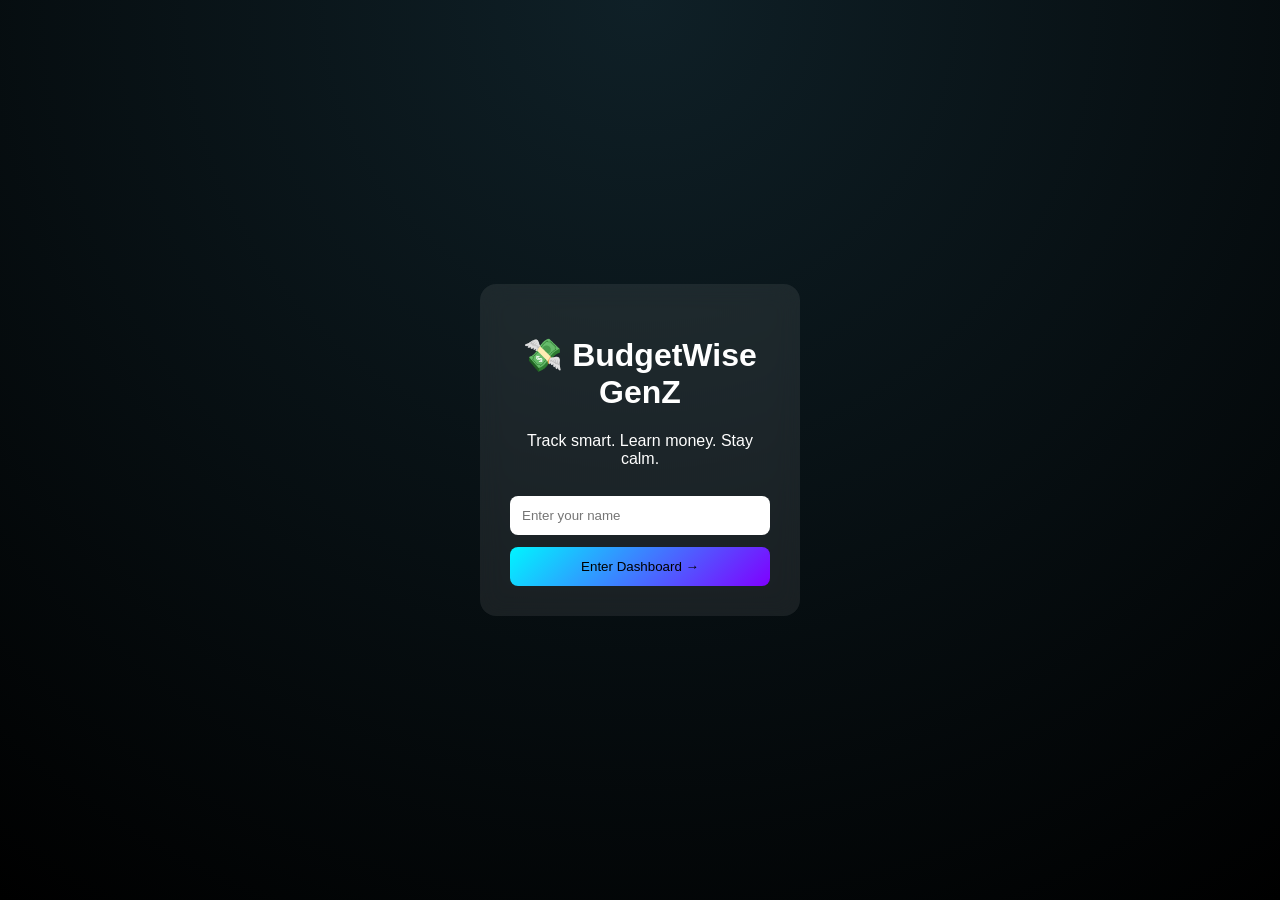
<file: index.html>
<!DOCTYPE html>
<html lang="en">
<head>
  <meta charset="UTF-8">
  <title>BudgetWise GenZ</title>
  <link rel="stylesheet" href="style.css">
</head>
<body class="center">

  <div class="glass-card">
    <h1>💸 BudgetWise GenZ</h1>
    <p>Track smart. Learn money. Stay calm.</p>

    <input type="text" id="username" placeholder="Enter your name" />
    <button onclick="login()">Enter Dashboard →</button>
  </div>

<script>
  function login() {
    const name = document.getElementById("username").value;
    if (!name) return alert("Please enter your name");
    localStorage.setItem("user", name);
    window.location.href = "dashboard.html";
  }
</script>

</body>
</html>
</file>
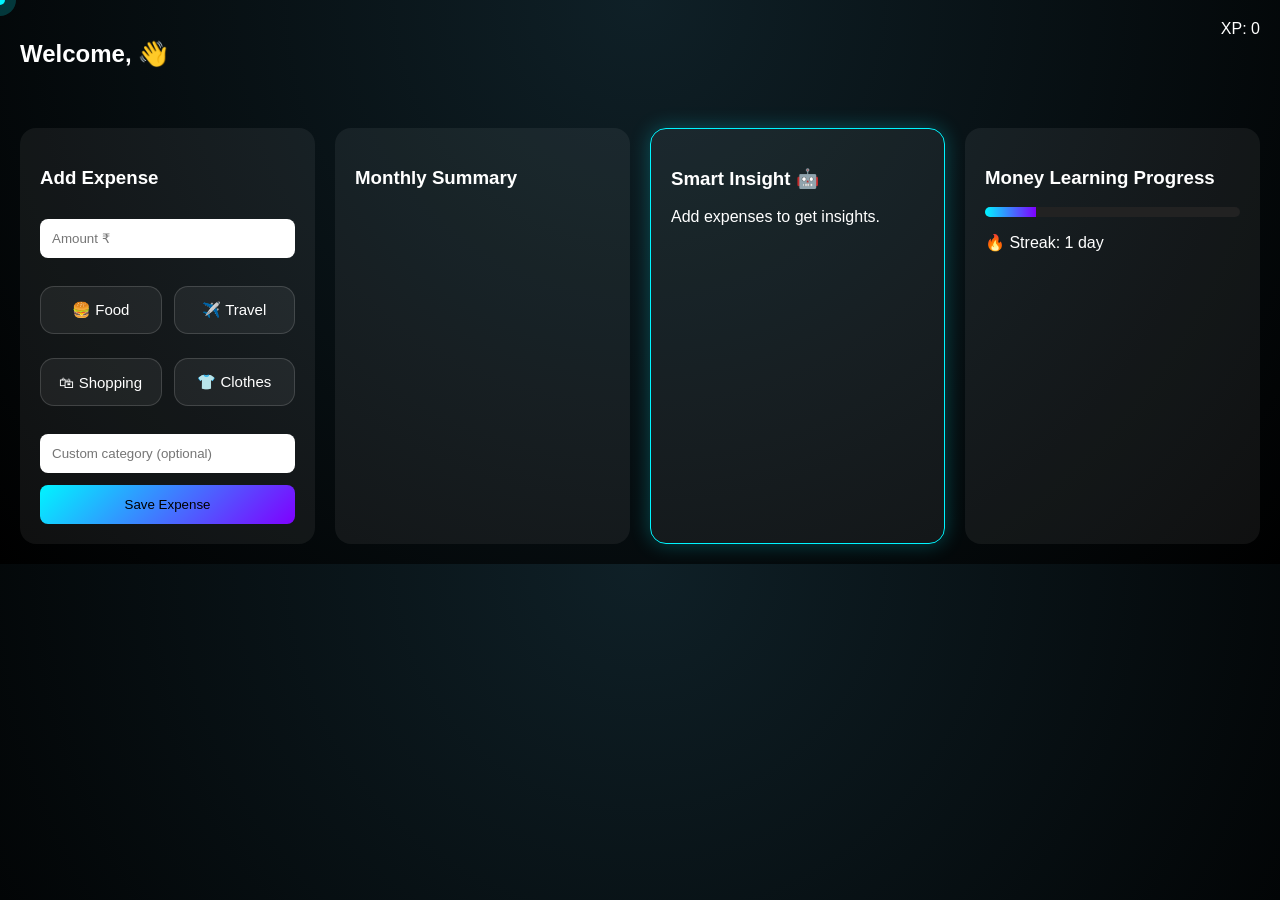
<file: dashboard.html>
<!DOCTYPE html>
<html lang="en">
<head>
  <meta charset="UTF-8">
  <title>Dashboard | BudgetWise GenZ</title>
  <link rel="stylesheet" href="style.css">
</head>
<body>

<header>
  <h2>Welcome, <span id="user"></span> 👋</h2>
  <div class="xp">XP: <span id="xp">0</span></div>
</header>

<section class="dashboard">

  <!-- Expense Card -->
  <div class="card">
    <h3>Add Expense</h3>

    <input type="number" id="amount" placeholder="Amount ₹" />

  <div class="category-buttons"> 
    <button class="cat-btn" data-category="Food">🍔 Food</button>
    <button class="cat-btn" data-category="Travel">✈️ Travel</button>
    <button class="cat-btn" data-category="Shopping">🛍 Shopping</button>
    <button class="cat-btn" data-category="Clothes">👕 Clothes</button>
  </div>


    <input type="text" id="customCategory" placeholder="Custom category (optional)" />

    <button onclick="addExpense()">Save Expense</button>
  </div>

  <!-- Summary -->
  <div class="card">
    <h3>Monthly Summary</h3>
    <ul id="summary"></ul>
  </div>

  <!-- AI Insight -->
  <div class="card glow">
    <h3>Smart Insight 🤖</h3>
    <p id="insight">Add expenses to get insights.</p>
  </div>

  <!-- Learning Progress -->
  <div class="card">
    <h3>Money Learning Progress</h3>
    <div class="progress-bar">
      <div id="progress"></div>
    </div>
    <p>🔥 Streak: <span id="streak">1</span> day</p>
  </div>

</section>

<script src="app.js"></script>
<div class="cursor"></div>
<div class="cursor-trail"></div>
</body>
</html>
</file>
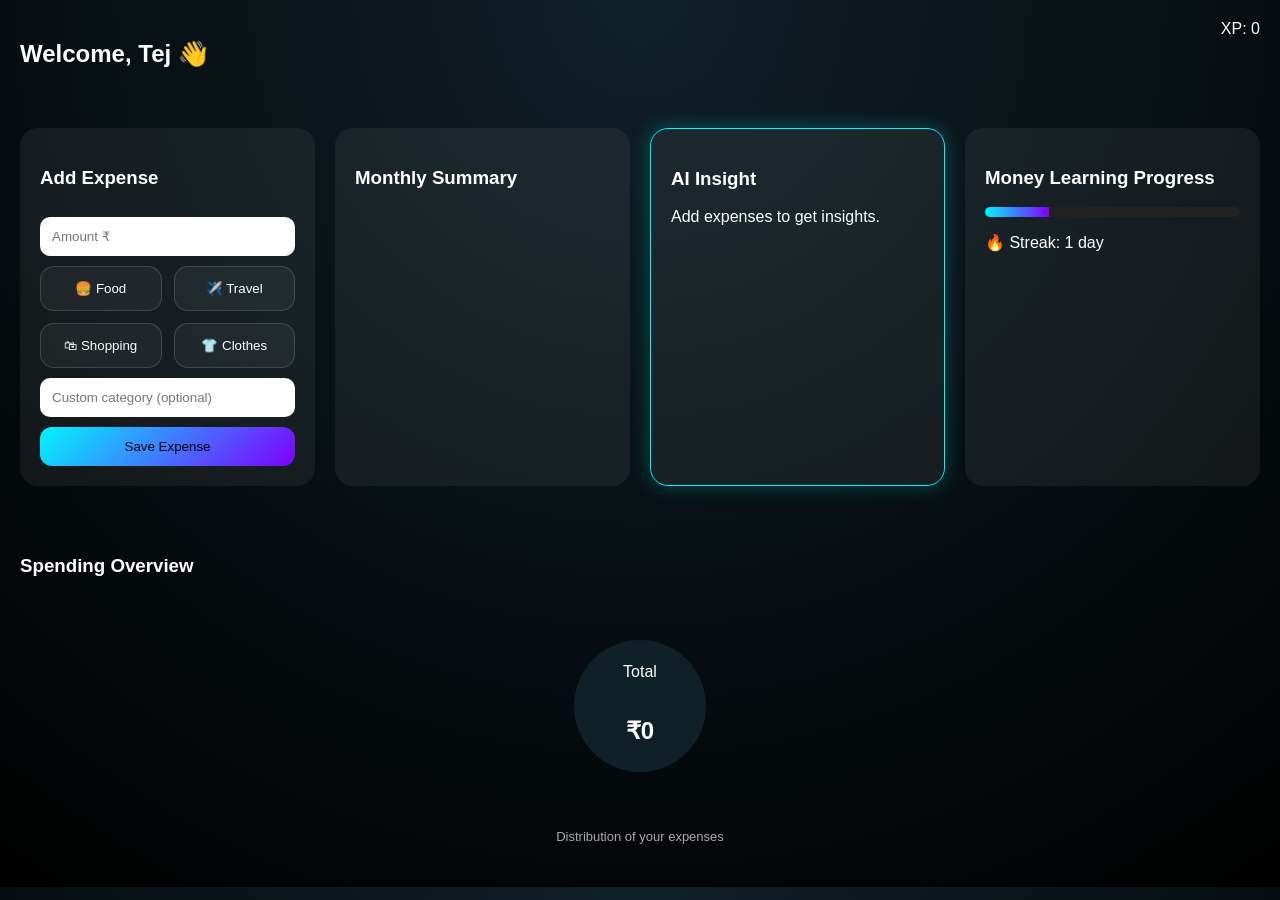
<file: temp work1/dashboard.html>
<!DOCTYPE html>
<html lang="en">
<head>
  <meta charset="UTF-8" />
  <title>BudgetWise GenZ</title>
  <link rel="stylesheet" href="style.css" />
</head>
<body>

<header class="top-bar">
  <h2>Welcome, Tej 👋</h2>
  <div class="xp">XP: <span id="xp">0</span></div>
</header>

<section class="dashboard">

  <!-- Add Expense -->
  <div class="card">
    <h3>Add Expense</h3>

    <input type="number" id="amount" placeholder="Amount ₹" />

    <div class="category-buttons">
      <button class="cat-btn" data-category="Food">🍔 Food</button>
      <button class="cat-btn" data-category="Travel">✈️ Travel</button>
      <button class="cat-btn" data-category="Shopping">🛍 Shopping</button>
      <button class="cat-btn" data-category="Clothes">👕 Clothes</button>
    </div>

    <input type="text" id="customCategory" placeholder="Custom category (optional)" />

    <button class="primary" onclick="addExpense()">Save Expense</button>
  </div>

  <!-- Monthly Summary -->
  <div class="card">
    <h3>Monthly Summary</h3>
    <ul id="summary"></ul>
  </div>

  <!-- AI Insight -->
  <div class="card glow">
    <h3>AI Insight</h3>
    <p>Add expenses to get insights.</p>
  </div>

  <!-- Learning -->
  <div class="card">
    <h3>Money Learning Progress</h3>
    <div class="progress-bar">
      <div class="progress"></div>
    </div>
    <p>🔥 Streak: 1 day</p>
  </div>

</section>

<!-- Donut Chart -->
<section class="wide">
  <h3>Spending Overview</h3>

  <div class="donut-wrapper">
    <div class="donut">
      <div class="donut-center">
        <p id="donutLabel">Total</p>
        <h2 id="donutValue">₹0</h2>
      </div>
    </div>
  </div>

  <p class="note">Distribution of your expenses</p>
</section>

<!-- Tooltip -->
<div id="donutTooltip" class="donut-tooltip"></div>

<script src="app.js"></script>
</body>
</html>
</file>
<file: style.css>
* {
  font-family: "Segoe UI", sans-serif;
  box-sizing: border-box;
}

body {
  margin: 0;
  background: radial-gradient(circle at top, #0f2027, #000);
  color: #fff;
}

.center {
  display: flex;
  height: 100vh;
  justify-content: center;
  align-items: center;
}

.glass-card {
  backdrop-filter: blur(12px);
  background: rgba(255,255,255,0.08);
  padding: 30px;
  border-radius: 16px;
  text-align: center;
  width: 320px;
}

input, button {
  width: 100%;
  padding: 12px;
  margin-top: 12px;
  border-radius: 8px;
  border: none;
}

button {
  background: linear-gradient(135deg, #00f5ff, #7f00ff);
  color: black;
  cursor: pointer;
  transition: transform 0.2s;
}

button:hover {
  transform: scale(1.05);
}

header {
  padding: 20px;
  display: flex;
  justify-content: space-between;
}

.dashboard {
  display: grid;
  grid-template-columns: repeat(auto-fit, minmax(260px, 1fr));
  gap: 20px;
  padding: 20px;
}

.card {
  background: rgba(255,255,255,0.06);
  border-radius: 16px;
  padding: 20px;
}

.glow {
  border: 1px solid #00f5ff;
  box-shadow: 0 0 20px #00f5ff44;
}

.progress-bar {
  background: #222;
  height: 10px;
  border-radius: 10px;
  overflow: hidden;
}

.progress-bar div {
  height: 100%;
  width: 20%;
  background: linear-gradient(90deg, #00f5ff, #7f00ff);
}

body {
  cursor: none;
}
.cursor {
  position: fixed;
  top: 0;
  left: 0;
  width: 10px;
  height: 10px;
  border-radius: 50%;
  background: #00f5ff;
  pointer-events: none;
  z-index: 10000;
  transform: translate(-50%, -50%);
}

.cursor-trail {
  position: fixed;
  top: 0;
  left: 0;
  width: 32px;
  height: 32px;
  border-radius: 50%;
  background: rgba(0, 245, 255, 0.2);
  pointer-events: none;
  z-index: 9999;
  transform: translate(-50%, -50%);
  transition: transform 0.12s ease-out;
}
.category-buttons {
  display: grid;
  grid-template-columns: repeat(2, 1fr);
  gap: 12px;
  margin: 16px 0;
}

.cat-btn {
  background: rgba(255,255,255,0.06);
  border: 1px solid rgba(255,255,255,0.15);
  color: #fff;
  padding: 14px;
  border-radius: 14px;
  cursor: pointer;
  font-size: 15px;
  transition: all 0.25s ease;
  position: relative;
  overflow: hidden;
}

.cat-btn:hover {
  transform: translateY(-2px);
  box-shadow: 0 8px 30px rgba(0,245,255,0.15);
}

.cat-btn.active {
  background: linear-gradient(135deg, #00f5ff, #7f00ff);
  color: #000;
  font-weight: 600;
  box-shadow: 0 0 25px rgba(127,0,255,0.6);
}
.cat-btn::after {
  content: "";
  position: absolute;
  inset: 0;
  background: radial-gradient(circle, rgba(255,255,255,0.4), transparent);
  opacity: 0;
  transition: opacity 0.3s;
}

.cat-btn:active::after {
  opacity: 1;
}
</file>
<file: temp work1/style.css>
* {
  box-sizing: border-box;
  font-family: "Segoe UI", sans-serif;
}

body {
  margin: 0;
  background: radial-gradient(circle at top, #0f2027, #000);
  color: #fff;
}

/* Header */
.top-bar {
  display: flex;
  justify-content: space-between;
  padding: 20px;
}

/* Layout */
.dashboard {
  display: grid;
  grid-template-columns: repeat(auto-fit, minmax(260px, 1fr));
  gap: 20px;
  padding: 20px;
}

.wide {
  padding: 30px 20px;
}

/* Cards */
.card {
  background: rgba(255,255,255,0.06);
  border-radius: 18px;
  padding: 20px;
}

.glow {
  border: 1px solid #00f5ff;
  box-shadow: 0 0 20px #00f5ff44;
}

/* Inputs */
input {
  width: 100%;
  padding: 12px;
  margin: 10px 0;
  border-radius: 10px;
  border: none;
}

/* Buttons */
.primary {
  width: 100%;
  padding: 12px;
  border-radius: 12px;
  border: none;
  background: linear-gradient(135deg, #00f5ff, #7f00ff);
  cursor: pointer;
}

.category-buttons {
  display: grid;
  grid-template-columns: repeat(2, 1fr);
  gap: 12px;
}

.cat-btn {
  background: rgba(255,255,255,0.05);
  border: 1px solid rgba(255,255,255,0.15);
  color: #fff;
  padding: 14px;
  border-radius: 14px;
  cursor: pointer;
}

.cat-btn.active {
  background: linear-gradient(135deg, #00f5ff, #7f00ff);
  color: #000;
}

/* Donut */
.donut-wrapper {
  display: flex;
  justify-content: center;
  padding: 20px 0;
}

.donut {
  width: 180px;
  height: 180px;
  border-radius: 50%;
  position: relative;
}

.donut::before {
  content: "";
  position: absolute;
  inset: 24px;
  background: #0f2027;
  border-radius: 50%;
  pointer-events: none;
}

.donut-center {
  position: absolute;
  inset: 0;
  display: flex;
  flex-direction: column;
  justify-content: center;
  align-items: center;
}

.note {
  text-align: center;
  font-size: 13px;
  color: #aaa;
}

/* Tooltip */
.donut-tooltip {
  position: fixed;
  padding: 8px 12px;
  background: rgba(15,32,39,0.95);
  border-radius: 8px;
  font-size: 13px;
  color: #fff;
  pointer-events: none;
  opacity: 0;
  transform: translate(-50%, -120%);
  z-index: 9999;
}

/* Progress */
.progress-bar {
  height: 10px;
  background: #222;
  border-radius: 10px;
  overflow: hidden;
}

.progress {
  height: 100%;
  width: 25%;
  background: linear-gradient(90deg, #00f5ff, #7f00ff);
}
</file>
